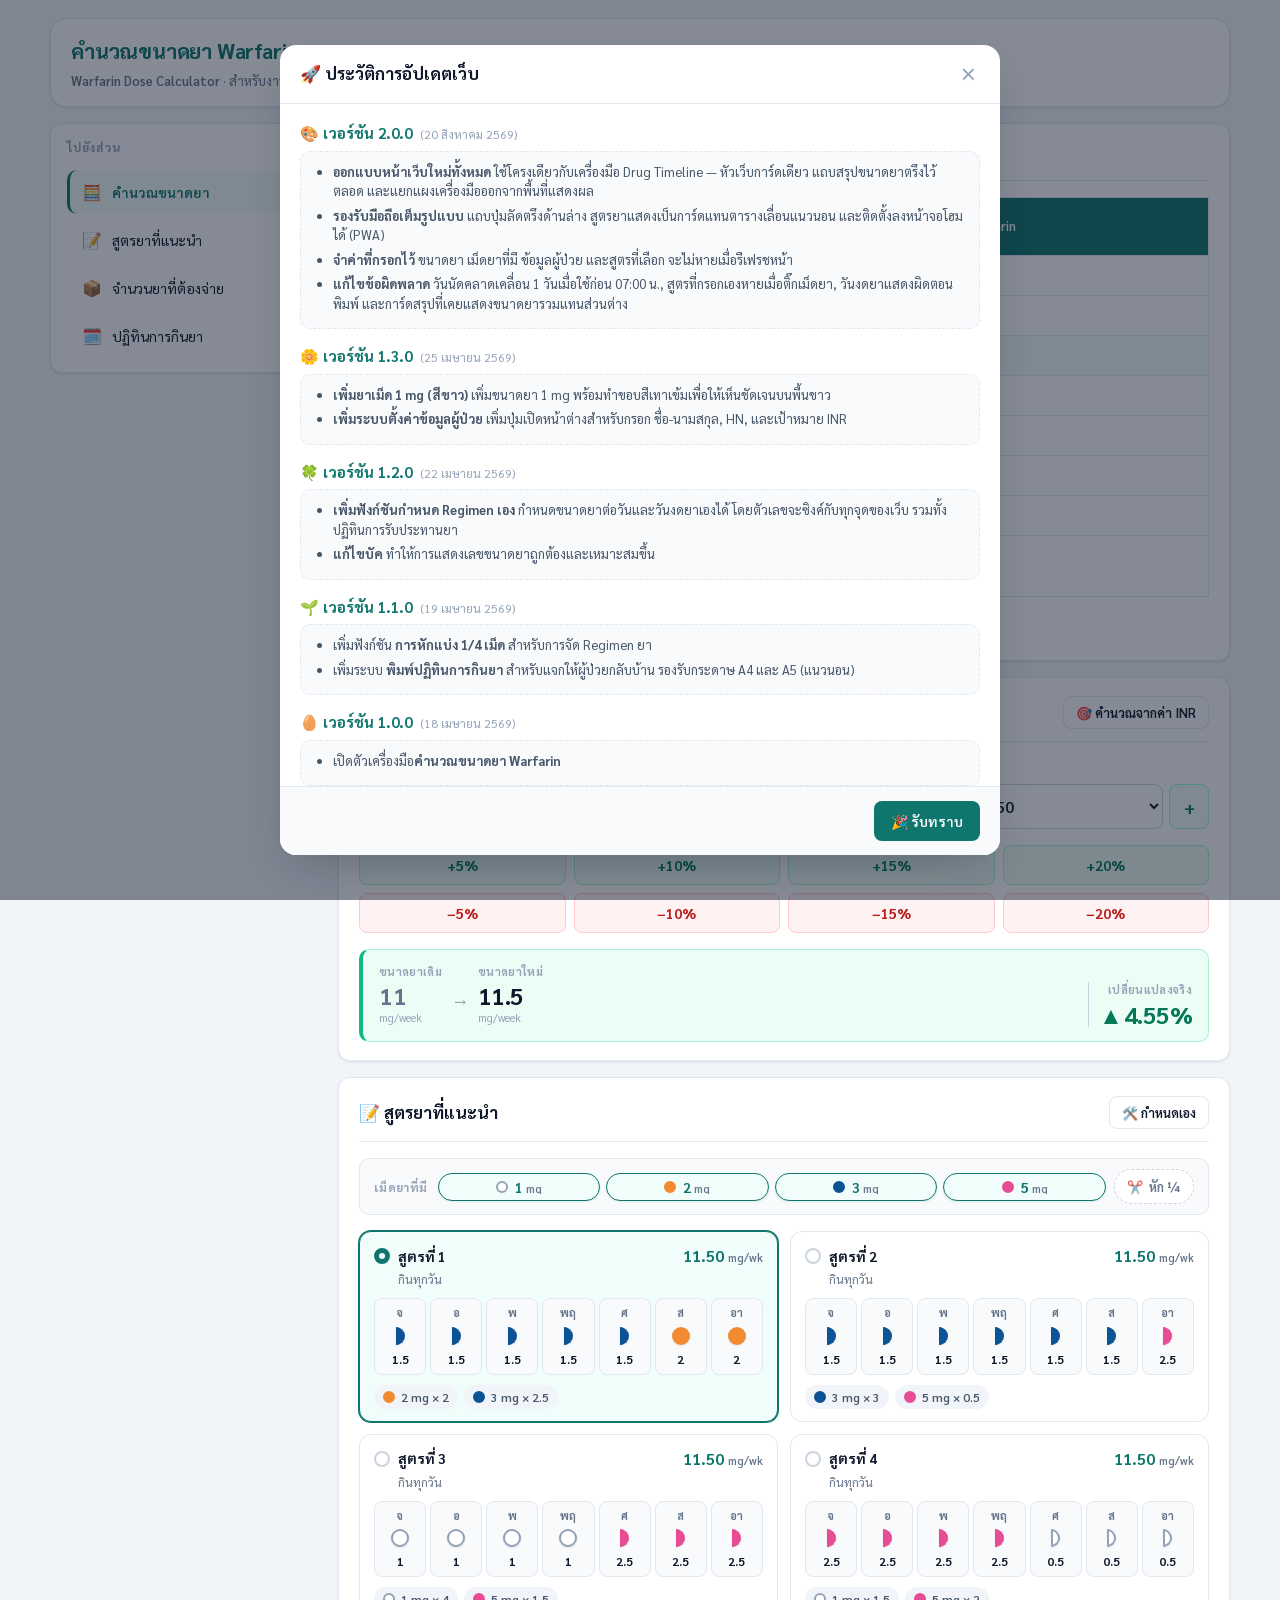
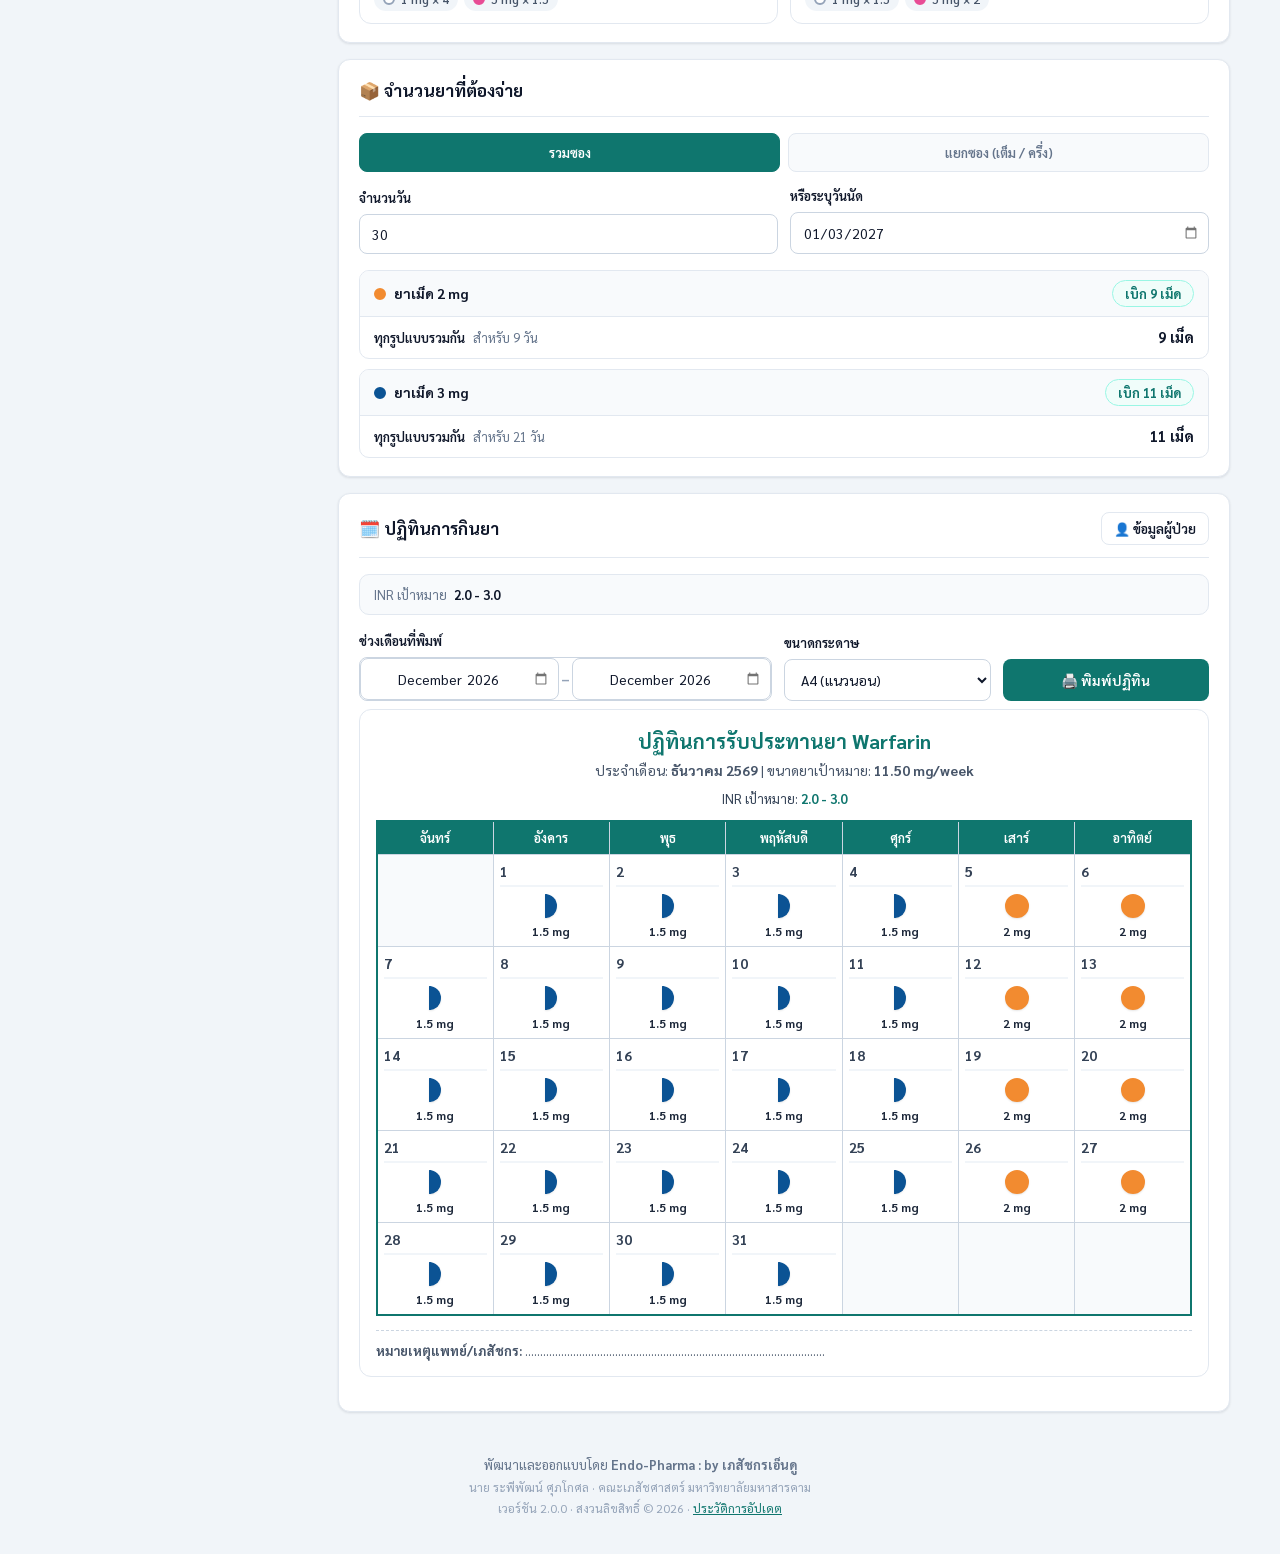
<file: Index.html>
<!DOCTYPE html>
<html lang="th">
<head>
    <meta charset="UTF-8">
    <meta name="viewport" content="width=device-width, initial-scale=1.0, viewport-fit=cover">
    <title>คำนวณขนาดยา Warfarin | Warfarin Dose Calculator</title>

    <link rel="preconnect" href="https://fonts.googleapis.com">
    <link rel="preconnect" href="https://fonts.gstatic.com" crossorigin>
    <link href="https://fonts.googleapis.com/css2?family=Sarabun:wght@400;500;600;700&display=swap" rel="stylesheet">
    <link rel="stylesheet" href="css/styles.css">

    <link rel="icon" type="image/png" sizes="192x192" href="Assets/Images/logo-endo.png">
    <link rel="apple-touch-icon" sizes="180x180" href="Assets/Images/logo-endo.png">
    <link rel="manifest" href="manifest.webmanifest">
    <meta name="theme-color" content="#0f766e">
    <meta name="apple-mobile-web-app-capable" content="yes">
    <meta name="apple-mobile-web-app-status-bar-style" content="default">
    <meta name="apple-mobile-web-app-title" content="Warfarin">
    <meta name="mobile-web-app-capable" content="yes">
</head>
<body>

<div class="app-shell">

    <header class="app-header">
        <h1 class="app-title">คำนวณขนาดยา Warfarin</h1>
        <p class="app-subtitle">
            <span class="app-name">Warfarin Dose Calculator</span>
            <span class="app-tagline"> &middot; สำหรับงานเภสัชกรรมคลินิก &middot; ใช้ประกอบการตัดสินใจของผู้สั่งใช้ยา</span>
        </p>
    </header>

    <div class="workbench">

        <aside class="side-panel">
            <nav class="side-card side-nav">
                <div class="side-card-head">ไปยังส่วน</div>
                <a href="#section-calc" class="nav-item" data-target="section-calc">
                    <span class="nav-icon">🧮</span><span>คำนวณขนาดยา</span></a>
                <a href="#section-regimen" class="nav-item" data-target="section-regimen">
                    <span class="nav-icon">📝</span><span>สูตรยาที่แนะนำ</span></a>
                <a href="#section-dispense" class="nav-item" data-target="section-dispense">
                    <span class="nav-icon">📦</span><span>จำนวนยาที่ต้องจ่าย</span></a>
                <a href="#section-calendar" class="nav-item" data-target="section-calendar">
                    <span class="nav-icon">🗓️</span><span>ปฏิทินการกินยา</span></a>
            </nav>
        </aside>

        <main class="main-panel">

            <section class="card" id="section-guideline">
                <div class="card-head"><h2>📋 แนวทางการปรับขนาดยา Warfarin</h2></div>
                <div id="guidelineBody"></div>
            </section>

            <section class="card" id="section-calc">
                <div class="card-head">
                    <h2>🧮 คำนวณขนาดยา</h2>
                    <button id="modeToggle" class="btn btn-outline btn-sm" onclick="toggleDoseMode()">🎯 คำนวณจากค่า INR</button>
                </div>

                <div class="dose-inputs">
                    <div class="dose-field">
                        <label for="currentDose">ขนาดยาปัจจุบัน</label>
                        <div class="stepper">
                            <button type="button" class="stepper-btn" onclick="stepDose('currentDose', -1)" aria-label="ลดขนาดยาปัจจุบัน">−</button>
                            <select id="currentDose"></select>
                            <button type="button" class="stepper-btn" onclick="stepDose('currentDose', 1)" aria-label="เพิ่มขนาดยาปัจจุบัน">+</button>
                        </div>
                    </div>
                    <div class="dose-field" id="targetField">
                        <label for="targetDose">ขนาดยาที่ต้องการ</label>
                        <div class="stepper">
                            <button type="button" class="stepper-btn" onclick="stepDose('targetDose', -1)" aria-label="ลดขนาดยาที่ต้องการ">−</button>
                            <select id="targetDose"></select>
                            <button type="button" class="stepper-btn" onclick="stepDose('targetDose', 1)" aria-label="เพิ่มขนาดยาที่ต้องการ">+</button>
                        </div>
                    </div>
                    <div class="dose-field" id="inrField" hidden>
                        <label for="inrValue">ค่า INR ปัจจุบัน</label>
                        <input type="number" id="inrValue" step="0.1" min="0" max="20" placeholder="เช่น 4.2" oninput="onInrInput()">
                    </div>
                </div>

                <div id="inrPane" hidden>
                    <div class="inr-targets" id="inrTargets"></div>
                    <label class="bleed-check">
                        <input type="checkbox" id="inrBleeding" onchange="onInrInput()">
                        <span class="bleed-face">🩸 มีเลือดออกรุนแรง (Major bleeding)</span>
                    </label>
                    <div class="inr-guidance is-empty" id="inrGuidance"></div>
                </div>

                <div class="pct-grid" id="manualPane">
                    <button class="btn-pct is-up" data-pct="5" onclick="applyPercent(5)">+5%</button>
                    <button class="btn-pct is-up" data-pct="10" onclick="applyPercent(10)">+10%</button>
                    <button class="btn-pct is-up" data-pct="15" onclick="applyPercent(15)">+15%</button>
                    <button class="btn-pct is-up" data-pct="20" onclick="applyPercent(20)">+20%</button>
                    <button class="btn-pct is-down" data-pct="-5" onclick="applyPercent(-5)">−5%</button>
                    <button class="btn-pct is-down" data-pct="-10" onclick="applyPercent(-10)">−10%</button>
                    <button class="btn-pct is-down" data-pct="-15" onclick="applyPercent(-15)">−15%</button>
                    <button class="btn-pct is-down" data-pct="-20" onclick="applyPercent(-20)">−20%</button>
                </div>

                <div class="result-bar is-same" id="resultBar">
                    <div class="rb-stats">
                        <div class="rb-stat">
                            <span class="rb-stat-label">ขนาดยาเดิม</span>
                            <span class="rb-stat-value" id="sumCurrent">–</span>
                            <span class="rb-stat-unit">mg/week</span>
                        </div>
                        <span class="rb-sep" aria-hidden="true">→</span>
                        <div class="rb-stat">
                            <span class="rb-stat-label">ขนาดยาใหม่</span>
                            <span class="rb-stat-value is-target" id="sumTarget">–</span>
                            <span class="rb-stat-unit">mg/week</span>
                        </div>
                        <div class="rb-stat is-change">
                            <span class="rb-stat-label">เปลี่ยนแปลงจริง</span>
                            <span class="rb-stat-value" id="sumDeltaPct">–</span>
                        </div>
                    </div>
                </div>
            </section>

            <section class="card" id="section-regimen">
                <div class="card-head">
                    <h2>📝 สูตรยาที่แนะนำ</h2>
                    <button onclick="openCustomModal()" class="btn btn-outline btn-sm">🛠️ กำหนดเอง</button>
                </div>

                <div class="pill-bar">
                    <span class="pill-bar-label">เม็ดยาที่มี</span>
                    <div class="pill-bar-row">
                        <div class="pill-chips" id="pillSelectors"></div>
                        <label class="quarter-chip">
                            <input type="checkbox" id="chk-quarter">
                            <span class="quarter-chip-face"><span>✂️</span><span class="qc-text">หัก ¼</span></span>
                        </label>
                    </div>
                </div>

                <div class="regimen-cards" id="regimenCards"></div>
            </section>

            <section class="card" id="section-dispense">
                <div class="card-head"><h2>📦 จำนวนยาที่ต้องจ่าย</h2></div>

                <div class="toggle-group" role="radiogroup" aria-label="รูปแบบการหยิบยา">
                    <input type="radio" id="dispense-combine" name="dispenseType" value="combine" checked>
                    <label for="dispense-combine" class="toggle-btn">รวมซอง</label>
                    <input type="radio" id="dispense-separate" name="dispenseType" value="separate">
                    <label for="dispense-separate" class="toggle-btn">แยกซอง (เต็ม / ครึ่ง)</label>
                </div>

                <div class="field-row">
                    <div class="field">
                        <label for="dispenseDays">จำนวนวัน</label>
                        <input type="number" id="dispenseDays" min="1" max="365" value="30" oninput="updateDateFromDays()">
                    </div>
                    <div class="field">
                        <label for="dispenseDate">หรือระบุวันนัด</label>
                        <input type="date" id="dispenseDate" onchange="updateDaysFromDate()">
                    </div>
                </div>

                <div id="dispenseResult" class="dispense-list"></div>
            </section>

            <section class="card" id="section-calendar">
                <div class="card-head">
                    <h2>🗓️ ปฏิทินการกินยา</h2>
                    <button onclick="openPatientModal()" class="btn btn-outline btn-sm">👤 ข้อมูลผู้ป่วย</button>
                </div>

                <div class="patient-strip" id="patientStrip"></div>

                <div class="field-row">
                    <div class="field field-wide">
                        <label for="startMonth">ช่วงเดือนที่พิมพ์</label>
                        <div class="range-box">
                            <input type="month" id="startMonth" aria-label="ตั้งแต่เดือน" onchange="onCalendarRangeChange()">
                            <span class="range-dash" aria-hidden="true">–</span>
                            <input type="month" id="endMonth" aria-label="ถึงเดือน" onchange="onCalendarRangeChange()">
                        </div>
                    </div>
                    <div class="field">
                        <label for="paperSize">ขนาดกระดาษ</label>
                        <select id="paperSize" onchange="saveState()">
                            <option value="A4">A4 (แนวนอน)</option>
                            <option value="A5">A5 (แนวนอน)</option>
                        </select>
                    </div>
                    <div class="field field-action">
                        <button class="btn btn-primary" onclick="printCalendar()">🖨️ พิมพ์ปฏิทิน</button>
                    </div>
                </div>

                <div id="calendarPrintArea" class="calendar-area"></div>
            </section>

        </main>
    </div>

    <footer class="app-footer">
        <p>พัฒนาและออกแบบโดย <strong>Endo-Pharma : by เภสัชกรเอ็นดู</strong></p>
        <p class="footer-muted">นาย ระพีพัฒน์ ศุภโกศล &middot; คณะเภสัชศาสตร์ มหาวิทยาลัยมหาสารคาม</p>
        <p class="footer-muted">
            เวอร์ชัน <span id="appVersion">–</span> &middot; สงวนลิขสิทธิ์ © 2026 &middot;
            <button class="link-btn" onclick="openChangelog()">ประวัติการอัปเดต</button>
        </p>
    </footer>
</div>

<div id="visitorBadge" class="visitor-badge" hidden title="จำนวนผู้เข้าชมทั้งหมด">
    👁 <span id="visitorCount">–</span>
</div>

<nav class="bottom-bar">
    <a href="#section-calc" data-target="section-calc"><span>🧮</span><small>คำนวณ</small></a>
    <a href="#section-regimen" data-target="section-regimen"><span>📝</span><small>สูตรยา</small></a>
    <a href="#section-dispense" data-target="section-dispense"><span>📦</span><small>จ่ายยา</small></a>
    <a href="#section-calendar" data-target="section-calendar"><span>🗓️</span><small>ปฏิทิน</small></a>
</nav>

<!-- กำหนดสูตรยาเอง -->
<div id="customModal" class="modal-overlay">
    <div class="modal-box">
        <div class="modal-head">
            <h3>🛠️ กำหนดสูตรยาเอง</h3>
            <button class="modal-close" onclick="closeCustomModal()" aria-label="ปิด">&times;</button>
        </div>
        <div class="modal-body">
            <p class="modal-hint">ตัวเลือกขนาดยาต่อวันสร้างจากเม็ดยาที่มีในโรงพยาบาล</p>
            <div id="customDaysContainer"></div>
        </div>
        <div class="modal-foot modal-foot-stack">
            <div class="custom-total" id="customTotal">รวม 0.00 mg/week</div>
            <div class="modal-foot-btns">
                <button class="btn btn-outline" onclick="closeCustomModal()">ยกเลิก</button>
                <button class="btn btn-primary" onclick="applyCustomRegimen()">✅ ใช้สูตรนี้</button>
            </div>
        </div>
    </div>
</div>

<!-- ข้อมูลผู้ป่วยบนปฏิทิน -->
<div id="patientModal" class="modal-overlay">
    <div class="modal-box">
        <div class="modal-head">
            <h3>👤 ข้อมูลผู้ป่วยบนปฏิทิน</h3>
            <button class="modal-close" onclick="closePatientModal()" aria-label="ปิด">&times;</button>
        </div>
        <div class="modal-body">
            <p class="modal-hint">ข้อมูลนี้จะพิมพ์บนหัวกระดาษปฏิทิน เว้นว่างไว้ได้หากต้องการเขียนด้วยลายมือ</p>

            <div class="field">
                <label for="patientName">ชื่อ – นามสกุลผู้ป่วย</label>
                <input type="text" id="patientName" placeholder="เช่น นายใจดี มีสุข" oninput="onPatientInput()">
            </div>
            <div class="field">
                <label for="patientHN">HN</label>
                <input type="text" id="patientHN" placeholder="เช่น 000001" oninput="onPatientInput()">
            </div>
            <div class="field">
                <label>ระดับ INR เป้าหมาย</label>
                <div class="inr-row">
                    <input type="number" id="targetINRMin" value="2.0" step="0.1" min="0" placeholder="ต่ำสุด"
                           oninput="onPatientInput()" onblur="if(this.value!=='') this.value=parseFloat(this.value).toFixed(1)">
                    <span class="inr-dash">–</span>
                    <input type="number" id="targetINRMax" value="3.0" step="0.1" min="0" placeholder="สูงสุด"
                           oninput="onPatientInput()" onblur="if(this.value!=='') this.value=parseFloat(this.value).toFixed(1)">
                </div>
            </div>
        </div>
        <div class="modal-foot">
            <button class="btn btn-soft-danger" onclick="clearPatientInfo()">🗑️ ล้างข้อมูล</button>
            <button class="btn btn-primary" onclick="closePatientModal()">✅ บันทึกและปิด</button>
        </div>
    </div>
</div>

<!-- ประวัติการอัปเดต -->
<div id="changelogModal" class="modal-overlay">
    <div class="modal-box modal-lg">
        <div class="modal-head">
            <h3>🚀 ประวัติการอัปเดตเว็บ</h3>
            <button class="modal-close" onclick="closeChangelog()" aria-label="ปิด">&times;</button>
        </div>
        <div class="modal-body" id="changelogBody"></div>
        <div class="modal-foot">
            <button class="btn btn-primary" onclick="closeChangelog()">🎉 รับทราบ</button>
        </div>
    </div>
</div>

<script src="js/constants.js"></script>
<script src="js/utils.js"></script>
<script src="js/state-manager.js"></script>
<script src="js/pill-graphics.js"></script>
<script src="js/logic/pill-combos.js"></script>
<script src="js/logic/regimen.js"></script>
<script src="js/logic/dispense.js"></script>
<script src="js/logic/calendar-build.js"></script>
<script src="js/logic/inr-guidance.js"></script>
<script src="js/ui-guideline.js"></script>
<script src="js/ui-inputs.js"></script>
<script src="js/ui-inr-mode.js"></script>
<script src="js/ui-regimen.js"></script>
<script src="js/ui-dispense.js"></script>
<script src="js/ui-calendar.js"></script>
<script src="js/ui-modals.js"></script>
<script src="js/ui-custom-regimen.js"></script>
<script src="js/visitor-counter.js"></script>
<script src="js/main.js"></script>
</body>
</html>
</file>
<file: css/styles.css>
/* ═══════════════════════════════════════════════
   Warfarin Dose Calculator — โทนเดียวกับชุดเครื่องมือ Drug Timeline
   ═══════════════════════════════════════════════ */

:root {
    --primary: #0f766e;
    --primary-hover: #0d9488;
    --primary-soft: #f0fdfa;
    --primary-line: #99f6e4;
    --ink: #0f172a;
    --muted: #64748b;
    --line: #e2e8f0;
    --danger: #ef4444;
    --danger-soft: #fef2f2;
    --success: #10b981;
    --radius: 12px;
    --shadow: 0 1px 3px rgba(15, 23, 42, 0.07), 0 1px 2px rgba(15, 23, 42, 0.04);
    --shadow-lg: 0 18px 40px -16px rgba(15, 23, 42, 0.30);
}

* { box-sizing: border-box; }

/* จำเป็นเพราะหลายคลาสตั้ง display เอง ซึ่งจะทับ hidden ของเบราว์เซอร์ */
[hidden] { display: none !important; }

/* iOS ขยายตัวอักษรเองในกล่องที่กว้างไม่เท่าจอ (ปฏิทินใช้ zoom + min-width 560px)
   ทำให้หัวปฏิทินตัวโตผิดสัดส่วนกับตาราง — ต้องปิดทิ้งทั้งหน้า */
html { scroll-behavior: smooth; -webkit-text-size-adjust: 100%; text-size-adjust: 100%; }
.card { scroll-margin-top: 14px; }

body {
    margin: 0;
    padding: 18px 12px;
    font-family: 'Sarabun', sans-serif;
    font-size: 15px;
    line-height: 1.5;
    background: #f1f5f9;
    color: #334155;
}

body.modal-open { overflow: hidden; }

h1, h2, h3 { margin: 0; color: var(--ink); }

.app-shell { max-width: 1180px; margin: 0 auto; }

/* ── หัวเว็บ ── */
.app-header {
    background: #fff;
    border: 1px solid var(--line);
    border-radius: 16px;
    box-shadow: var(--shadow);
    margin-bottom: 16px;
    padding: 16px 20px;
}

.app-title { color: var(--primary); font-size: 21px; font-weight: 700; letter-spacing: -0.2px; }
.app-subtitle { margin: 4px 0 0; font-size: 13px; color: var(--muted); }
.app-name { font-weight: 600; }

/* ── โครงสองแผง ── */
.workbench {
    display: grid;
    grid-template-columns: 272px minmax(0, 1fr);
    gap: 16px;
    align-items: start;
}

.side-panel { position: sticky; top: 16px; display: flex; flex-direction: column; gap: 12px; }

.side-card {
    background: #fff;
    border: 1px solid var(--line);
    border-radius: var(--radius);
    box-shadow: var(--shadow);
    padding: 14px 16px;
}

.side-card-head {
    font-size: 12px; font-weight: 700; letter-spacing: 0.04em;
    color: #94a3b8; text-transform: uppercase; margin-bottom: 10px;
}

/* ── ทางลัดไปแต่ละส่วน ── */
.side-nav { display: flex; flex-direction: column; gap: 4px; }

.nav-item {
    display: flex; align-items: center; gap: 10px;
    padding: 10px 12px; border-radius: 10px;
    border-left: 3px solid transparent;
    font-size: 14px; color: var(--ink); text-decoration: none;
    transition: all 0.15s;
}
.nav-item:hover { background: #f8fafc; }
.nav-item.is-active {
    background: var(--primary-soft);
    border-left-color: var(--primary);
    color: var(--primary); font-weight: 600;
}
.nav-icon { font-size: 16px; }

.main-panel { display: flex; flex-direction: column; gap: 16px; min-width: 0; }

/* ── ปุ่ม ── */
.btn {
    display: inline-flex; align-items: center; justify-content: center; gap: 6px;
    padding: 10px 16px; border: 1px solid transparent; border-radius: 8px;
    font-family: inherit; font-size: 14px; font-weight: 600;
    cursor: pointer; transition: all 0.15s; white-space: nowrap;
}
.btn-sm { padding: 7px 12px; font-size: 13px; }
.btn-primary { background: var(--primary); color: #fff; }
.btn-primary:hover { background: var(--primary-hover); }
.btn-outline { background: #fff; border-color: var(--line); color: var(--ink); }
.btn-outline:hover { background: var(--primary-soft); border-color: var(--primary-line); }
.btn-soft-danger { background: var(--danger-soft); border-color: #fca5a5; color: var(--danger); }
.btn-soft-danger:hover { background: var(--danger); color: #fff; }

/* ── การ์ดหลัก ── */
.card {
    background: #fff;
    border: 1px solid var(--line);
    border-radius: var(--radius);
    box-shadow: var(--shadow);
    padding: 18px 20px;
}

.card-head {
    display: flex; align-items: center; justify-content: space-between; gap: 12px;
    padding-bottom: 12px; margin-bottom: 16px;
    border-bottom: 1px solid var(--line);
}
.card-head h2 { font-size: 17px; font-weight: 700; }

/* ── ฟอร์ม ── */
/* เว้นระยะด้วย padding ของลูกแทน gap — WebView บนมือถือรุ่นเก่าไม่รองรับ gap ของ flex
   ทำให้ช่องกรอกสองช่องมาชนกันจนดูเหมือนกล่องเดียว */
.field { display: flex; flex-direction: column; min-width: 0; flex: 1; }
.field label { font-size: 13px; font-weight: 600; color: var(--ink); margin-bottom: 6px; }
.field-row { display: flex; flex-wrap: wrap; align-items: flex-end; margin: -6px; }
.field-row > * { padding: 6px; }
/* ช่องคู่กินที่มากกว่าช่องเดี่ยว ไม่งั้นชื่อเดือนไทยที่ยาวถูกตัดบนจอกว้าง */
.field-wide { flex: 2; }
.field-action { justify-content: flex-end; }
.field-action .btn { width: 100%; height: 42px; }

/* ช่วงค่าสองช่องในกรอบเดียว — ใช้กับช่วงเดือนของปฏิทิน */
.range-box {
    display: flex; align-items: center;
    border: 1px solid #cbd5e1; border-radius: 8px; background: #fff;
    transition: border-color 0.15s, box-shadow 0.15s;
}
.range-box:focus-within { border-color: var(--primary); box-shadow: 0 0 0 3px rgba(15, 118, 110, 0.15); }
.range-box input { border: none; background: transparent; text-align: center; min-width: 0; }
.range-box input:focus { box-shadow: none; }
.range-dash { flex: 0 0 auto; padding: 0 2px; color: #94a3b8; font-weight: 700; }

input[type="text"], input[type="number"], input[type="date"], input[type="month"], select {
    padding: 10px 12px;
    border: 1px solid #cbd5e1; border-radius: 8px;
    font-family: inherit; font-size: 14px; color: var(--ink);
    background: #fff; width: 100%;
    transition: border-color 0.15s, box-shadow 0.15s;
}
input:focus, select:focus {
    outline: none; border-color: var(--primary);
    box-shadow: 0 0 0 3px rgba(15, 118, 110, 0.15);
}

/* ไอคอนปฏิทินอยู่ท้ายกล่องเนื้อหา ถ้าไม่ลด padding ขวาและเว้นระยะ มันจะชิดข้อความจนอ่านยากบนจอแคบ */
input[type="date"], input[type="month"] { padding-right: 8px; }
input[type="date"]::-webkit-calendar-picker-indicator,
input[type="month"]::-webkit-calendar-picker-indicator {
    margin-left: 8px; opacity: 0.55; cursor: pointer;
}
input[type="date"]:hover::-webkit-calendar-picker-indicator,
input[type="month"]:hover::-webkit-calendar-picker-indicator { opacity: 1; }

.inr-row { display: flex; align-items: center; gap: 10px; }
.inr-dash { color: #94a3b8; font-weight: 700; }

/* ── ตัวปรับค่าขึ้น-ลง ── */
.stepper { display: flex; align-items: stretch; }
.stepper select { flex: 1; margin: 0 6px; text-align: center; font-size: 16px; font-weight: 600; }
.stepper-btn {
    width: 40px; flex-shrink: 0;
    background: var(--primary-soft); border: 1px solid var(--primary-line); border-radius: 8px;
    color: var(--primary); font-size: 18px; font-weight: 700; font-family: inherit;
    cursor: pointer; transition: all 0.15s;
}
.stepper-btn:hover { background: var(--primary); color: #fff; }

.dose-inputs { display: grid; grid-template-columns: 1fr 1fr; gap: 14px; margin-bottom: 16px; }
.dose-field { display: flex; flex-direction: column; }
.dose-field label { font-size: 13px; font-weight: 600; color: var(--ink); margin-bottom: 6px; }

/* ── ปุ่มเปอร์เซ็นต์ ── */
.pct-grid { display: grid; grid-template-columns: repeat(4, 1fr); gap: 8px; }
.btn-pct {
    padding: 10px 4px; border-radius: 8px; border: 1px solid transparent;
    font-family: inherit; font-size: 14px; font-weight: 700;
    cursor: pointer; transition: all 0.15s;
}
.btn-pct.is-up { background: #ecfdf5; border-color: #a7f3d0; color: #047857; }
.btn-pct.is-up:hover, .btn-pct.is-up.is-active { background: var(--success); color: #fff; border-color: var(--success); }
.btn-pct.is-down { background: var(--danger-soft); border-color: #fecaca; color: #b91c1c; }
.btn-pct.is-down:hover, .btn-pct.is-down.is-active { background: var(--danger); color: #fff; border-color: var(--danger); }

/* ── แถบผลลัพธ์ท้ายส่วนคำนวณ ── */
.result-bar {
    margin-top: 16px; padding: 14px 16px;
    border-radius: 10px; border: 1px solid var(--line); border-left: 4px solid #cbd5e1;
    background: #f8fafc;
    transition: background 0.15s, border-color 0.15s;
}
.result-bar.is-up { background: #ecfdf5; border-color: #a7f3d0; border-left-color: var(--success); }
.result-bar.is-down { background: var(--danger-soft); border-color: #fecaca; border-left-color: var(--danger); }

.rb-stats { display: flex; align-items: flex-end; gap: 10px; }
.rb-stat { display: flex; flex-direction: column; gap: 2px; min-width: 0; }
.rb-stat-label {
    font-size: 11px; font-weight: 700; letter-spacing: 0.03em;
    color: #94a3b8; text-transform: uppercase; white-space: nowrap;
}
.rb-stat-value {
    font-size: 24px; font-weight: 700; line-height: 1.1; letter-spacing: -0.5px;
    color: var(--muted);
}
.rb-stat-value.is-target { color: var(--ink); }
.rb-stat-unit { font-size: 11px; color: #94a3b8; }

.rb-sep { font-size: 18px; font-weight: 700; color: #94a3b8; padding-bottom: 14px; }

.rb-stat.is-change {
    margin-left: auto; align-items: flex-end;
    padding-left: 14px; border-left: 1px solid #cbd5e1;
}
.result-bar.is-up .rb-stat.is-change .rb-stat-value { color: #047857; }
.result-bar.is-down .rb-stat.is-change .rb-stat-value { color: #b91c1c; }

/* ── โหมดคำนวณจากค่า INR ── */
.inr-targets { display: grid; grid-template-columns: 1fr 1fr; gap: 8px; margin-bottom: 12px; }
.inr-target {
    display: flex; flex-direction: column; align-items: center; gap: 2px;
    padding: 10px 8px; border: 1px solid var(--line); border-radius: 10px;
    background: #f8fafc; font-family: inherit; cursor: pointer; transition: all 0.15s;
}
.inr-target:hover { border-color: var(--primary-line); }
.inr-target.is-active {
    background: var(--primary-soft); border-color: var(--primary);
    box-shadow: 0 0 0 1px var(--primary);
}
.it-label {
    font-size: 10px; font-weight: 700; letter-spacing: 0.03em;
    color: #94a3b8; text-transform: uppercase;
}
.it-range { font-size: 17px; font-weight: 700; color: var(--ink); }
.inr-target.is-active .it-range, .inr-target.is-active .it-label { color: var(--primary); }

.bleed-check { display: block; cursor: pointer; margin-bottom: 14px; }
.bleed-check input { display: none; }
.bleed-face {
    display: block; padding: 9px 12px; border-radius: 8px;
    border: 1px dashed #cbd5e1; background: #f8fafc;
    font-size: 13px; font-weight: 600; color: var(--muted); transition: all 0.15s;
}
.bleed-check input:checked + .bleed-face {
    border-style: solid; border-color: var(--danger);
    background: var(--danger-soft); color: #b91c1c;
}

.inr-guidance {
    padding: 14px 16px; border-radius: 10px;
    border: 1px solid var(--line); border-left: 4px solid #cbd5e1; background: #f8fafc;
}
.inr-guidance.is-up { background: #ecfdf5; border-color: #a7f3d0; border-left-color: var(--success); }
.inr-guidance.is-down { background: var(--danger-soft); border-color: #fecaca; border-left-color: var(--danger); }
.inr-guidance.is-caution { background: #fffbeb; border-color: #fde68a; border-left-color: #f59e0b; }
.inr-guidance.is-alert { background: var(--danger-soft); border-color: #fca5a5; border-left-color: var(--danger); }

.ig-placeholder { color: #94a3b8; font-size: 14px; text-align: center; }
.ig-context {
    font-size: 11px; font-weight: 700; letter-spacing: 0.03em;
    color: #94a3b8; text-transform: uppercase; margin-bottom: 4px;
}
.ig-action { font-size: 19px; font-weight: 700; color: var(--ink); line-height: 1.3; }
.inr-guidance.is-alert .ig-action { color: #b91c1c; }
.inr-guidance.is-caution .ig-action { color: #b45309; }
.ig-detail { margin-top: 6px; font-size: 13px; color: var(--muted); }

.ig-doses-head {
    margin-top: 14px; padding-top: 12px; border-top: 1px dashed #cbd5e1;
    font-size: 12px; font-weight: 700; color: var(--ink);
}
.ig-doses-head span { font-weight: 500; color: var(--muted); }
.ig-doses { display: flex; gap: 8px; margin-top: 8px; flex-wrap: wrap; }
.ig-dose {
    flex: 1 1 140px;
    display: flex; align-items: baseline; justify-content: center; gap: 5px;
    padding: 11px 10px; border-radius: 10px;
    border: 1px solid var(--primary); background: #fff;
    font-family: inherit; cursor: pointer; transition: all 0.15s;
}
.ig-dose:hover { background: var(--primary-soft); }
.ig-dose.is-selected { background: var(--primary); border-color: var(--primary); }
.ig-dose.is-selected .ig-dose-num,
.ig-dose.is-selected .ig-dose-unit,
.ig-dose.is-selected .ig-dose-tag { color: #fff; }
.ig-dose-num { font-size: 20px; font-weight: 700; color: var(--primary); letter-spacing: -0.5px; }
.ig-dose-unit { font-size: 11px; font-weight: 600; color: var(--muted); }
.ig-dose-tag { font-size: 12px; font-weight: 700; color: var(--muted); }
.ig-hint { margin-top: 8px; font-size: 12px; color: var(--muted); }

/* ── แถบเลือกขนาดเม็ดยา ── */
.pill-bar {
    display: flex; align-items: center; gap: 10px; flex-wrap: wrap;
    padding: 10px 14px; margin-bottom: 16px;
    background: #f8fafc; border: 1px solid var(--line); border-radius: 10px;
}
.pill-bar-label {
    font-size: 12px; font-weight: 700; letter-spacing: 0.03em;
    color: #94a3b8; text-transform: uppercase;
}
/* ชิปกับปุ่มหัก ¼ ต้องอยู่แถวเดียวกันเสมอ — ห่อไว้ใน .pill-bar-row ที่ nowrap
   เพราะถ้าปล่อยให้เป็นลูกของ .pill-bar โดยตรง flexbox จะตัดบรรทัดก่อนที่ชิปจะหด */
.pill-bar-row { display: flex; align-items: center; gap: 8px; flex-wrap: nowrap; flex: 1 1 auto; min-width: 0; }
.pill-chips { display: flex; gap: 6px; flex-wrap: nowrap; flex: 1 1 auto; min-width: 0; }

.pill-chip-toggle {
    flex: 1 1 0; min-width: 0;
    display: inline-flex; align-items: center; justify-content: center; gap: 7px;
    padding: 6px 10px; border-radius: 999px;
    border: 1px solid var(--line); background: #fff;
    cursor: pointer; transition: all 0.15s;
    opacity: 0.45; filter: grayscale(0.7);
}
.pill-chip-toggle.active {
    opacity: 1; filter: none;
    border-color: var(--primary); background: var(--primary-soft);
    box-shadow: 0 1px 2px rgba(15, 118, 110, 0.12);
}
.pill-chip-toggle input { display: none; }
.pill-chip-text {
    font-size: 14px; font-weight: 700; color: var(--ink); line-height: 1;
    white-space: nowrap; overflow: hidden;
}
.pill-chip-text small { font-size: 11px; font-weight: 600; color: var(--muted); margin-left: 3px; }
.pill-chip-toggle.active .pill-chip-text { color: var(--primary); }

.quarter-chip { flex: 0 0 auto; cursor: pointer; }
.quarter-chip input { display: none; }
.quarter-chip-face {
    display: inline-flex; align-items: center; gap: 6px;
    padding: 7px 12px; border-radius: 999px;
    border: 1px dashed #cbd5e1; background: #fff;
    font-size: 13px; font-weight: 600; color: var(--muted); white-space: nowrap;
    transition: all 0.15s;
}
.quarter-chip input:checked + .quarter-chip-face {
    border-style: solid; border-color: #fcd34d;
    background: #fffbeb; color: #b45309; font-weight: 700;
}


/* ── รูปเม็ดยา ── */
.pill-row {
    display: flex; justify-content: center; align-items: center; flex-wrap: wrap;
    gap: 3px; min-height: calc(var(--sz, 20px) + 2px);
}
.pill-graphic {
    display: inline-block; box-sizing: border-box;
    width: var(--sz, 20px); height: var(--sz, 20px);
    border-radius: 50%; box-shadow: 0 1px 2px rgba(0, 0, 0, 0.1);
}
.pill-graphic.half {
    width: calc(var(--sz, 20px) / 2); border-radius: 0 100px 100px 0;
    border-left-style: dashed; border-left-width: 1.5px;
}
.pill-graphic.quarter {
    width: calc(var(--sz, 20px) / 2); height: calc(var(--sz, 20px) / 2);
    border-radius: 0 0 100px 0;
    border-left-style: dashed; border-left-width: 1.5px;
    border-top-style: dashed; border-top-width: 1.5px;
    align-self: flex-end;
}
.pill-empty {
    display: inline-block; box-sizing: border-box;
    width: var(--sz, 20px); height: var(--sz, 20px);
    border-radius: 50%; background: transparent; border: 2px dashed #cbd5e1;
}

.pill-summary { display: flex; flex-wrap: wrap; gap: 6px; }
.pill-chip {
    display: inline-flex; align-items: center; gap: 6px;
    padding: 3px 9px; border-radius: 999px;
    background: #f1f5f9; font-size: 12px; font-weight: 600; color: #475569;
}
.pill-chip-dot {
    width: 12px; height: 12px; border-radius: 50%; border: 2px solid; flex-shrink: 0;
}

/* ── การ์ดสูตรยา ── */
.regimen-cards { display: grid; grid-template-columns: repeat(auto-fill, minmax(330px, 1fr)); gap: 12px; }

.regimen-card {
    border: 1px solid var(--line); border-radius: var(--radius);
    padding: 12px 14px; background: #fff; cursor: pointer;
    transition: all 0.15s;
}
.regimen-card:hover { border-color: var(--primary-line); background: var(--primary-soft); }
.regimen-card.is-selected { border-color: var(--primary); background: var(--primary-soft); box-shadow: 0 0 0 1px var(--primary); }
.regimen-card.is-custom .rc-title { color: var(--primary); }

.rc-head { display: flex; align-items: center; gap: 8px; }
.rc-radio {
    width: 16px; height: 16px; border-radius: 50%;
    border: 2px solid #cbd5e1; flex-shrink: 0; transition: all 0.15s;
}
.regimen-card.is-selected .rc-radio { border-color: var(--primary); border-width: 5px; }
.rc-title { font-size: 14px; font-weight: 700; color: var(--ink); }
.rc-total { margin-left: auto; font-size: 16px; font-weight: 700; color: var(--primary); }
.rc-total small { font-size: 11px; font-weight: 600; color: var(--muted); }
.rc-meta { font-size: 12px; color: var(--muted); margin: 2px 0 10px 24px; }

.rc-days { display: grid; grid-template-columns: repeat(7, 1fr); gap: 4px; }
.rc-day {
    display: flex; flex-direction: column; align-items: center; gap: 4px;
    padding: 6px 2px; border-radius: 8px; background: #f8fafc; border: 1px solid var(--line);
}
.rc-day.is-empty { background: #fff; border-style: dashed; }
.rc-day-name { font-size: 11px; font-weight: 700; color: var(--muted); }
.rc-dose { font-size: 12px; font-weight: 700; color: var(--ink); }
.rc-dose.is-empty { color: #94a3b8; font-weight: 500; }

.regimen-card .pill-summary { margin-top: 10px; }

/* ── จำนวนยาที่จ่าย ── */
.toggle-group { display: flex; gap: 8px; margin-bottom: 14px; }
.toggle-group input { display: none; }
.toggle-btn {
    flex: 1; text-align: center; padding: 9px 12px;
    border: 1px solid var(--line); border-radius: 8px; background: #f8fafc;
    font-size: 13px; font-weight: 600; color: var(--muted); cursor: pointer; transition: all 0.15s;
}
.toggle-group input:checked + .toggle-btn {
    background: var(--primary); border-color: var(--primary); color: #fff;
}

.dispense-list { display: flex; flex-direction: column; gap: 10px; margin-top: 16px; }

.dispense-group {
    border: 1px solid var(--line); border-radius: 10px;
    background: #fff; overflow: hidden;
}
.dg-head {
    display: flex; align-items: center; gap: 8px;
    padding: 9px 14px; background: #f8fafc; border-bottom: 1px solid var(--line);
}
.dg-name { font-size: 14px; font-weight: 700; color: var(--ink); }
.dg-total {
    margin-left: auto; padding: 3px 12px; border-radius: 999px;
    background: var(--primary-soft); border: 1px solid var(--primary-line);
    font-size: 13px; font-weight: 700; color: var(--primary); white-space: nowrap;
}

.dispense-line {
    display: flex; align-items: center; justify-content: space-between; gap: 12px;
    padding: 9px 14px;
}
.dispense-line + .dispense-line { border-top: 1px dashed var(--line); }
.dl-text { display: flex; align-items: baseline; gap: 8px; flex-wrap: wrap; min-width: 0; }
.dl-label { font-size: 13px; font-weight: 600; color: var(--ink); }
.dl-days { font-size: 13px; color: var(--muted); }
.dl-note {
    font-size: 12px; color: #b45309;
    background: #fffbeb; border: 1px solid #fde68a;
    padding: 1px 8px; border-radius: 999px;
}
.dl-pills { font-size: 15px; font-weight: 700; color: var(--ink); white-space: nowrap; }

/* ── พรีวิวปฏิทิน ── */
.calendar-area { margin-top: 8px; overflow-x: auto; }
.month-page-wrapper {
    min-width: 560px; background: #fff; padding: 16px;
    border: 1px solid var(--line); border-radius: var(--radius); margin-bottom: 16px;
    zoom: var(--cal-scale, 1);
}
.cal-header { text-align: center; margin-bottom: 12px; }
.cal-header h2 { color: var(--primary); font-size: 20px; }
.cal-header p { margin: 4px 0 8px; font-size: 14px; color: #475569; }
.cal-patient-info { display: flex; justify-content: center; flex-wrap: wrap; gap: 20px; font-size: 13px; color: #334155; }
.cal-patient-info strong { color: var(--primary); }

.cal-grid { width: 100%; border-collapse: collapse; border: 2px solid var(--primary); table-layout: fixed; }
.cal-grid th, .cal-grid td { border: 1px solid #cbd5e1; }
.cal-day-name { background: var(--primary); color: #fff; padding: 6px; font-size: 13px; font-weight: 600; }
.cal-cell { vertical-align: top; padding: 6px; }
.cal-cell.empty { background: #f8fafc; }
.cal-date {
    font-size: 14px; font-weight: 700; color: #334155;
    border-bottom: 2px solid #f1f5f9; padding-bottom: 3px; margin-bottom: 6px;
}
.cal-pill-area { display: flex; flex-direction: column; align-items: center; gap: 3px; }
.dose-text { font-size: 12px; font-weight: 700; color: #1e293b; }
.dose-empty-text { font-size: 12px; color: #94a3b8; }
.note-area { margin-top: 14px; padding-top: 10px; border-top: 1px dashed #cbd5e1; font-size: 13px; color: #475569; }

/* ── สถานะว่าง ── */
.empty-state { text-align: center; padding: 32px 16px; color: var(--muted); }
.empty-icon { font-size: 30px; margin-bottom: 8px; }
.empty-state p { margin: 4px 0; font-size: 14px; }
.empty-hint { font-size: 13px !important; color: #94a3b8; }
.empty-inline { text-align: center; padding: 16px; color: #94a3b8; font-size: 14px; }

/* ── หน้าต่าง ── */
.modal-overlay {
    display: none; position: fixed; inset: 0; z-index: 1000;
    background: rgba(15, 23, 42, 0.5);
    padding: 20px; overflow-y: auto;
}
.modal-overlay.show-modal { display: flex; align-items: center; justify-content: center; }

.modal-box {
    background: #fff; border-radius: 16px; box-shadow: var(--shadow-lg);
    width: 100%; max-width: 460px; max-height: 90vh;
    display: flex; flex-direction: column;
}
.modal-lg { max-width: 720px; }

.modal-head {
    display: flex; align-items: center; justify-content: space-between; gap: 12px;
    padding: 16px 20px; border-bottom: 1px solid var(--line);
}
.modal-head h3 { font-size: 17px; font-weight: 700; }
.modal-close {
    background: transparent; border: 0; font-size: 26px; line-height: 1;
    color: #94a3b8; cursor: pointer; padding: 0 4px;
}
.modal-close:hover { color: var(--danger); }

.modal-body { padding: 18px 20px; overflow-y: auto; flex: 1; }
.modal-hint { margin: 0 0 14px; font-size: 13px; color: var(--muted); }
.modal-body .field { margin-bottom: 14px; }

.modal-foot {
    display: flex; gap: 10px; justify-content: flex-end;
    padding: 14px 20px; border-top: 1px solid var(--line); background: #f8fafc;
    border-radius: 0 0 16px 16px;
}
.modal-foot-stack { flex-direction: column; align-items: stretch; gap: 12px; }
.modal-foot-btns { display: flex; gap: 10px; }
.modal-foot-btns .btn { flex: 1; }

.custom-total {
    display: flex; align-items: baseline; justify-content: center; gap: 6px;
    color: var(--primary);
}
.ct-num { font-size: 24px; font-weight: 700; letter-spacing: -0.5px; }
.ct-unit { font-size: 13px; font-weight: 600; color: var(--muted); }
.custom-total.is-over { color: var(--danger); }
.custom-total.is-over .ct-unit { color: var(--danger); }

#customDaysContainer .pill-bar { margin-bottom: 14px; }

/* ── กริดสัปดาห์ในหน้าต่างกำหนดสูตรเอง ── */
.cd-grid { display: grid; grid-template-columns: repeat(7, 1fr); gap: 5px; }
.cd-day {
    display: flex; flex-direction: column; align-items: center; gap: 3px;
    padding: 9px 2px; border: 1px solid var(--line); border-radius: 9px;
    background: #f8fafc; font-family: inherit; cursor: pointer;
    transition: all 0.15s;
}
.cd-day:hover { border-color: var(--primary-line); }
.cd-day.is-active {
    background: var(--primary-soft); border-color: var(--primary);
    box-shadow: 0 0 0 1px var(--primary);
}
.cd-day.is-empty { background: #fff; border-style: dashed; }
.cd-day-name { font-size: 11px; font-weight: 700; color: var(--muted); }
.cd-day-dose { font-size: 13px; font-weight: 700; color: var(--ink); }
.cd-day.is-empty .cd-day-dose { color: #94a3b8; font-weight: 500; }
.cd-day.is-active .cd-day-name, .cd-day.is-active .cd-day-dose { color: var(--primary); }

.cd-editor {
    margin-top: 14px; padding: 14px;
    background: #f8fafc; border: 1px solid var(--line); border-radius: 10px;
}
.cd-editor-day {
    text-align: center; font-size: 13px; font-weight: 700;
    color: var(--muted); margin-bottom: 10px;
}

.cd-stepper { display: flex; align-items: stretch; gap: 10px; }
.cd-step-btn {
    width: 60px; flex-shrink: 0;
    background: #fff; border: 1px solid var(--primary-line); border-radius: 10px;
    color: var(--primary); font-size: 24px; font-weight: 700; font-family: inherit;
    cursor: pointer; transition: all 0.15s;
}
.cd-step-btn:hover:not(:disabled) { background: var(--primary); color: #fff; }
.cd-step-btn:disabled { opacity: 0.35; cursor: not-allowed; }

.cd-value {
    flex: 1; display: flex; align-items: baseline; justify-content: center; gap: 5px;
    padding: 10px 6px; background: #fff;
    border: 1px solid var(--line); border-radius: 10px;
}
.cd-value-num { font-size: 26px; font-weight: 700; color: var(--ink); letter-spacing: -0.5px; }
.cd-value-unit { font-size: 13px; font-weight: 600; color: var(--muted); }

.cd-quick { display: flex; gap: 8px; margin-top: 10px; }
.cd-quick-btn {
    flex: 1; padding: 9px 8px;
    background: #fff; border: 1px solid var(--line); border-radius: 8px;
    font-family: inherit; font-size: 13px; font-weight: 600; color: var(--ink);
    cursor: pointer; transition: all 0.15s;
}
.cd-quick-btn:hover { background: var(--primary-soft); border-color: var(--primary-line); color: var(--primary); }

/* ── ตารางแนวทาง ── */
.table-scroll { overflow-x: auto; }
.guideline-table { width: 100%; border-collapse: collapse; min-width: 460px; }
.guideline-table th, .guideline-table td {
    border: 1px solid var(--line); padding: 9px 12px; font-size: 14px; text-align: center;
}
.guideline-table th { background: var(--primary); color: #fff; font-weight: 600; font-size: 13px; }
.guideline-table td:last-child { text-align: left; }
.guideline-table .highlight-row { background: var(--primary-soft); }
.guideline-table .merged-cell { background: #f8fafc; font-weight: 600; }
.text-small { font-size: 12px; color: var(--muted); }

.references { margin-top: 14px; font-size: 13px; color: var(--muted); }
.references summary {
    cursor: pointer; font-weight: 600; color: var(--primary);
    padding: 6px 0; list-style-position: inside;
}
.references ol { margin: 6px 0 0; padding-left: 20px; }
.references li { margin-bottom: 4px; }

/* ── ประวัติการอัปเดต ── */
.version-header { display: flex; align-items: baseline; gap: 8px; margin: 16px 0 6px; }
.version-header:first-child { margin-top: 0; }
.version-title { font-size: 15px; font-weight: 700; color: var(--primary); }
.version-date { font-size: 12px; color: #94a3b8; }
.version-box {
    border: 1px dashed var(--line); border-radius: 10px; padding: 10px 14px; background: #f8fafc;
}
.version-box ul { margin: 0; padding-left: 18px; }
.version-box li { font-size: 13px; margin-bottom: 5px; color: #475569; }

/* ── สรุปข้อมูลผู้ป่วยเหนือปฏิทิน ── */
.patient-strip {
    display: flex; align-items: center; gap: 18px; flex-wrap: wrap;
    padding: 10px 14px; margin-bottom: 16px;
    background: #f8fafc; border: 1px solid var(--line); border-radius: 10px;
    font-size: 13px; color: var(--muted);
}
.ps-item strong { color: var(--ink); font-weight: 700; margin-left: 4px; }
.ps-empty { color: #94a3b8; }

.link-btn {
    background: none; border: 0; padding: 0;
    font-family: inherit; font-size: inherit; color: var(--primary);
    text-decoration: underline; cursor: pointer;
}

/* ── แถบล่างมือถือ ── */
.bottom-bar {
    display: none;
    position: fixed; left: 0; right: 0; bottom: 0; z-index: 900;
    background: #fff; border-top: 1px solid var(--line);
    box-shadow: 0 -2px 10px rgba(15, 23, 42, 0.06);
    padding-bottom: env(safe-area-inset-bottom);
}
.bottom-bar a {
    flex: 1; display: flex; flex-direction: column; align-items: center; gap: 2px;
    padding: 8px 2px; color: var(--muted); text-decoration: none;
    border-top: 2px solid transparent; margin-top: -1px;
    transition: color 0.15s, border-color 0.15s;
}
.bottom-bar a span { font-size: 19px; line-height: 1; }
.bottom-bar a small { font-size: 11px; font-weight: 600; }
.bottom-bar a.is-active { color: var(--primary); border-top-color: var(--primary); }

/* ── ป้ายจำนวนผู้เข้าชม ── */
.visitor-badge {
    position: fixed; bottom: 12px; left: 12px; z-index: 500;
    display: inline-flex; align-items: center; gap: 5px;
    padding: 5px 11px; border-radius: 999px;
    background: rgba(15, 118, 110, 0.92); color: #fff;
    font-size: 12px; font-weight: 600; line-height: 1;
    box-shadow: 0 4px 12px -4px rgba(15, 23, 42, 0.35);
    pointer-events: none; user-select: none;
}

/* ── ท้ายเว็บ ── */
.app-footer { text-align: center; margin-top: 24px; padding: 16px; font-size: 13px; color: var(--muted); }
.app-footer p { margin: 3px 0; }
.footer-muted { color: #94a3b8; font-size: 12px; }

/* ═══════════ จอแคบ ═══════════ */
/* แท็บเล็ตใช้โครงเดียวกับมือถือ — แถบล่างแทนแผงข้าง และช่องกรอกเรียงสองคอลัมน์ทุกแถว
   ไม่งั้นแถวที่มี 2 ช่องจะกว้างเป็นสองเท่าของแถวที่มี 4 ช่อง ดูขนาดไม่เข้ากัน */
@media (max-width: 1024px) {
    .workbench { grid-template-columns: 1fr; }
    .side-panel { display: none; }
    .bottom-bar { display: flex; }
    body { padding-bottom: 76px; }

    .field-row { display: grid; grid-template-columns: 1fr 1fr; align-items: end; }
    .field-wide { grid-column: 1 / -1; }
    .field-action .btn { height: 44px; }

    /* ยกป้ายขึ้นเหนือแถบล่างที่ตรึงอยู่ ไม่งั้นถูกบัง */
    .visitor-badge { bottom: calc(70px + env(safe-area-inset-bottom)); }
}

@media (max-width: 700px) {
    body { padding: 12px 10px 76px; }

    .app-header { padding: 14px 16px; }
    .app-title { font-size: 18px; }
    .app-tagline { display: none; }

    .card { padding: 14px 14px; border-radius: var(--radius); }

    .result-bar { padding: 12px 14px; }
    .rb-stats { gap: 6px; }
    .rb-stat-value { font-size: 20px; }
    .rb-stat-label { font-size: 10px; }
    .rb-sep { font-size: 15px; padding-bottom: 13px; }
    .rb-stat.is-change { padding-left: 8px; }

    .it-range { font-size: 15px; }
    .ig-action { font-size: 17px; }
    .ig-dose { flex: 1 1 100%; }

    .pill-bar { padding: 10px 12px; gap: 8px; }
    .pill-bar-label { width: 100%; }
    .pill-chips { gap: 5px; justify-content: space-between; }
    /* จอแคบให้ชิปกว้างตามเนื้อหา ไม่ยืดเต็ม และบีบจุดสีกับ padding ให้ "mg" ไม่ถูกตัด */
    .pill-chip-toggle { flex: 0 1 auto; gap: 4px; padding: 6px; }
    .pill-chip-dot { width: 11px; height: 11px; }
    .pill-chip-text small { font-size: 10px; margin-left: 2px; }
    .quarter-chip-face { padding: 7px 10px; gap: 5px; font-size: 12px; }
    .card-head { margin-bottom: 12px; }
    .card-head h2 { font-size: 15px; }

    .dose-inputs { grid-template-columns: 1fr; gap: 10px; }
    .pct-grid { gap: 6px; }
    .btn-pct { font-size: 13px; padding: 11px 2px; }

    .regimen-cards { grid-template-columns: 1fr; }
    .rc-days { gap: 3px; }
    .rc-day { padding: 5px 1px; }
    .rc-day-name { font-size: 10px; }
    .rc-dose { font-size: 11px; }

    .field-row { margin: -5px; }
    .field-row > * { padding: 5px; }
    .toggle-btn { font-size: 12px; padding: 10px 6px; }

    /* ตารางแนวทางต้องอ่านครบในจอเดียว ไม่ต้องเลื่อนซ้ายขวา */
    .guideline-table { min-width: 0; table-layout: fixed; }
    .guideline-table th, .guideline-table td { padding: 7px 4px; font-size: 12px; }
    .guideline-table th { font-size: 11.5px; }
    /* table-layout: fixed ยึดความกว้างจากแถวหัวตารางอย่างเดียว */
    .guideline-table th:nth-child(1), .guideline-table th:nth-child(2) { width: 21%; }
    .text-small { font-size: 11px; }

    /* ชื่อเดือนไทยที่ยาวที่สุด (พฤศจิกายน / กุมภาพันธ์) ชนไอคอนปฏิทินบนจอแคบ */
    input[type="date"], input[type="month"] { font-size: 13px; padding-left: 10px; padding-right: 6px; }
    input[type="date"]::-webkit-calendar-picker-indicator,
    input[type="month"]::-webkit-calendar-picker-indicator { margin-left: 6px; }

    .dl-text { gap: 4px 8px; }
    .dl-days, .dl-note { font-size: 12px; }

    .modal-overlay { padding: 0; align-items: flex-end; }
    .modal-overlay.show-modal { align-items: flex-end; }
    .modal-box { max-width: none; max-height: 92vh; border-radius: 16px 16px 0 0; }
    .modal-foot { border-radius: 0; padding-bottom: calc(14px + env(safe-area-inset-bottom)); }

    .bottom-bar { display: flex; }

}

@media (max-width: 359px) {
    .pct-grid { grid-template-columns: repeat(2, 1fr); }
    .stepper-btn { width: 36px; }
    .rc-total { font-size: 14px; }
}

/* ── อุปกรณ์สัมผัส: เป้ากดอย่างน้อย 40px ── */
@media (hover: none) and (pointer: coarse) {
    .btn, .btn-pct, .stepper-btn, .toggle-btn, .modal-close, .nav-item {
        min-height: 42px;
    }
    .pill-chip-toggle, .quarter-chip-face { min-height: 38px; }
    .btn-sm { min-height: 36px; }
    .btn:hover, .nav-item:hover, .regimen-card:hover { background-color: inherit; }
}

@media (display-mode: standalone) {
    body {
        padding-top: max(12px, env(safe-area-inset-top));
        padding-left: max(10px, env(safe-area-inset-left));
        padding-right: max(10px, env(safe-area-inset-right));
    }
}

@media print {
    .app-header, .side-panel, .bottom-bar, .app-footer, .card-head button { display: none !important; }
}
</file>
